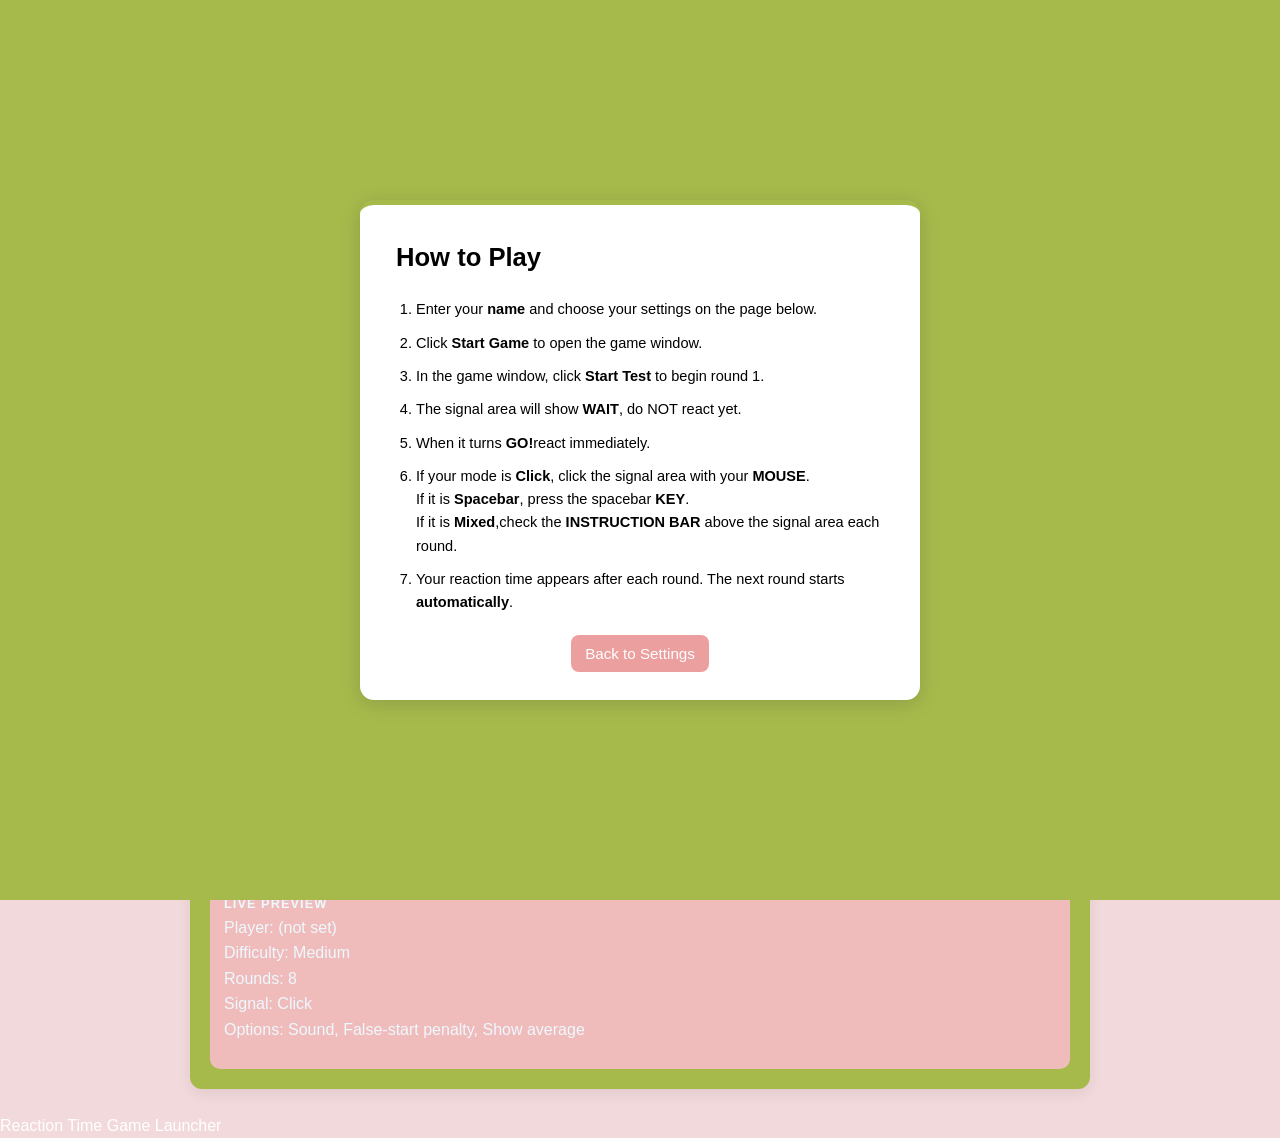
<file: index.html>
<!DOCTYPE html>
<html lang="en">
<head>
    <meta charset="UTF-8" />
    <meta name="viewport" content="width=device-width, initial-scale=1.0" />
    <title>Reaction Time Game</title>
    <link rel="stylesheet" href="styles.css" />
</head>
<body class="launcher-page">

    <!-- 
         Change 4 (relocated): How-to-Play overlay is now on the launcher page (index.html) so players see it before they reach
         the settings form. Dismissing it directs them on the settings page where they must enter their name before they can start the game.
         Previously this overlay appeared inside game.html after the game window had already opened, giving players no chance to configure
         their session first.
     -->
    <div id="howToPlayOverlay" class="overlay" role="dialog" aria-modal="true" aria-labelledby="overlayTitle">
        <div class="overlay-box">
            <div class="overlay-header">
                <h2 id="overlayTitle">How to Play</h2>
            </div>
            <ol class="overlay-steps">
                <li>Enter your <strong>name</strong> and choose your settings on the page below.</li>
                <li>Click <strong>Start Game</strong> to open the game window.</li>
                <li>In the game window, click <strong>Start Test</strong> to begin round 1.</li>
                <li>The signal area will show <strong>WAIT</strong>, do NOT react yet.</li>
                <li>When it turns <strong>GO!</strong>react immediately.</li>
                <li>If your mode is <strong>Click</strong>, click the signal area with your <strong>MOUSE</strong>.<br />
                    If it is <strong>Spacebar</strong>, press the spacebar <strong>KEY</strong>.<br />
                    If it is <strong>Mixed</strong>,check the <strong>INSTRUCTION BAR</strong> above the signal area each round.</li>
                <li>Your reaction time appears after each round. The next round starts <strong>automatically</strong>.</li>
            </ol>
            <button id="overlayStartBtn" class="btn btn-primary btn-lg btn-block">
               Back to Settings
            </button>
        </div>
    </div>
    <!-- End Change 4 overlay -->

    <div class="launcher-container">
        <header class="launcher-header">
            <div class="launcher-header-inner">
                <div>
                    <h1>Reaction Time Game</h1>
                    <p class="launcher-subtitle">Configure your session, then start testing your reflexes.</p>
                </div>
            </div>
        </header>

       <main class="container">
      <section class="card">
        <h2 class="heading">Game Setup</h2>

        <form id="setupForm">
          <div class="form-row">
            <label for="playerName">Player Name</label>
            <input
              type="text"
              id="playerName"
              name="playerName"
              maxlength="20"
              placeholder="Enter player name"
            />
          </div>

          <div class="form-row">
            <label for="difficulty">Difficulty</label>
            <select id="difficulty" name="difficulty">
              <option value="easy">Easy</option>
              <option value="medium" selected>Medium</option>
              <option value="hard">Hard</option>
            </select>
          </div>

          <div class="form-row">
            <label for="roundCount">Number of Rounds</label>
            <select id="roundCount" name="roundCount">
              <option value="5">5 rounds</option>
              <option value="8" selected>8 rounds</option>
              <option value="10">10 rounds</option>
            </select>
          </div>

          <fieldset>
            <legend>Signal Type</legend>

            <label class="option-line">
              <input type="radio" name="signalType" value="click" checked />
              Click Signal
            </label>

            <label class="option-line">
              <input type="radio" name="signalType" value="spacebar" />
              Spacebar Signal
            </label>

            <label class="option-line">
              <input type="radio" name="signalType" value="mixed" />
              Mixed
            </label>
          </fieldset>

          <fieldset>
            <legend>Options</legend>

            <label class="option-line">
              <input type="checkbox" id="soundEnabled" checked />
              Enable sound
            </label>

            <label class="option-line">
              <input type="checkbox" id="falseStartPenalty" checked />
              Penalise false starts
            </label>

            <label class="option-line">
              <input type="checkbox" id="showAverage" checked />
              Show average reaction time
            </label>
          </fieldset>

          <div class="button-row">
            <button type="button" id="openGameBtn">Open Game Window</button>
            <button type="button" id="saveSettingsBtn">Save Settings</button>
            <button type="button" id="loadSettingsBtn">Load Settings</button>
            <button type="button" id="resetSettingsBtn">Reset Settings</button>
            <button type="button" id="instructionsBtn">Instructions</button>
          </div>
        </form>

        <div class="preview-box">
          <h3>Live Preview</h3>
          <p id="previewText">No settings selected yet.</p>
        </div>
      </section>
    </main>

    <footer class="page-footer">
      <p>Reaction Time Game Launcher</p>
    </footer>

    <script src="launcher.js"></script>
  </body>
</html>
</file>
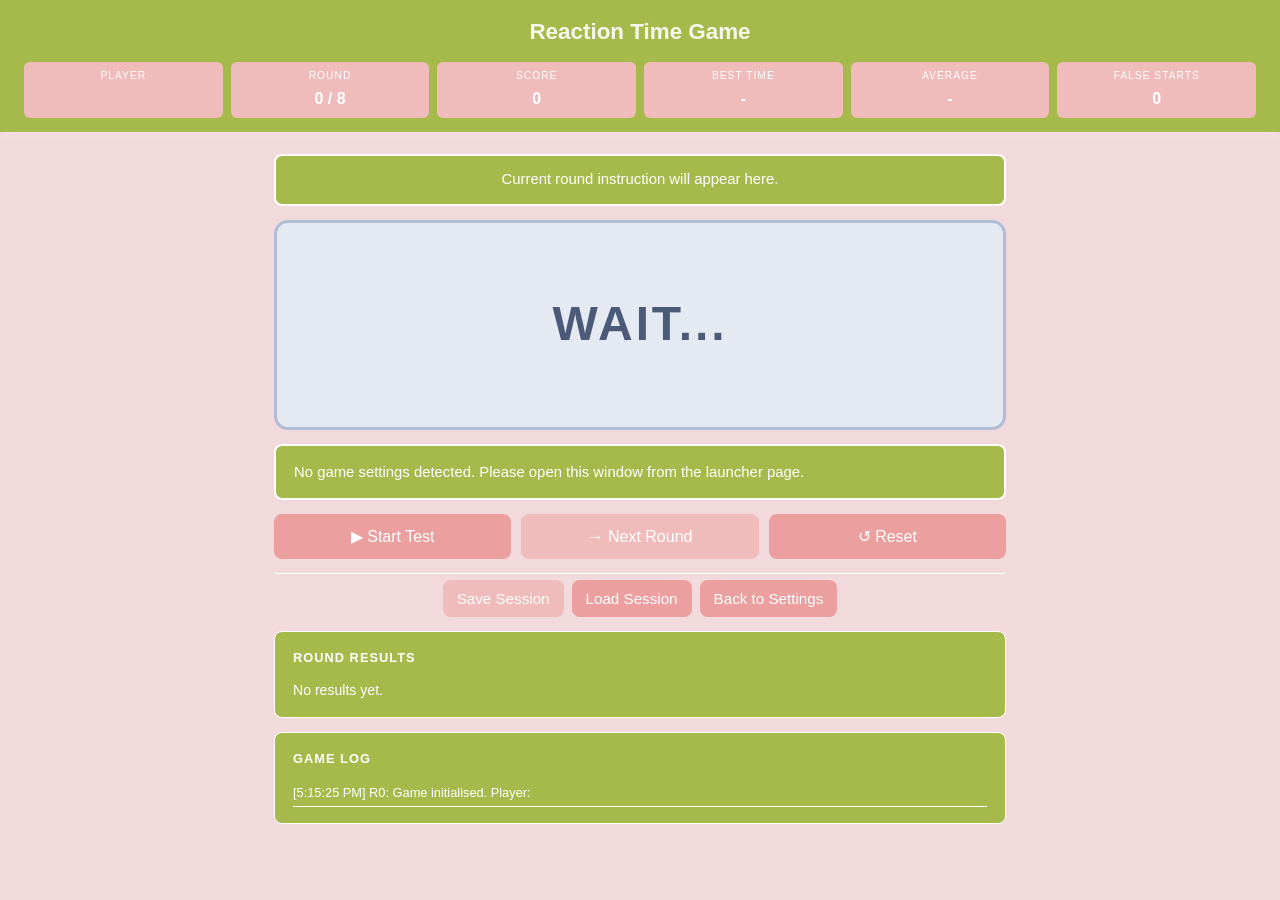
<file: game.html>
<!DOCTYPE html>
<html lang="en">
<head>
    <meta charset="UTF-8" />
    <meta name="viewport" content="width=device-width, initial-scale=1.0" />
    <title>Reaction Time Game</title>
    <link rel="stylesheet" href="styles.css" />
</head>
<body class="game-page">

    <!-- 
         Change 4: The How-to-Play overlay has been REMOVED
         from this page. It now lives on index.html (the launcher) so
         players see it before they configure their settings, not after.
          -->

    <!-- 
         Change 3: In-page Game-Over banner (replaces the alert() dialog)
          -->
    <div id="gameOverBanner" class="game-over-banner hidden" role="alert" aria-live="assertive">
        <div class="game-over-inner">
            <div class="game-over-trophy">&#x1F3C6;</div>
            <h2 class="game-over-title">Game Over!</h2>
            <p id="gameOverSummary" class="game-over-summary"></p>
            <button id="gameOverCloseBtn" class="btn btn-primary btn-lg">&#x25B6; Play Again</button>
        </div>
    </div>
    <!-- End Change 3 banner -->

    <!-- Stats bar -->
    <header class="game-header">
        <div class="game-header-title">
            <span class="game-title-text">Reaction Time Game</span>
        </div>
        <div class="stats-grid">
            <div class="stat-cell">
                <span class="stat-label">Player</span>
                <span class="stat-value" id="displayPlayer">&mdash;</span>
            </div>
            <div class="stat-cell">
                <span class="stat-label">Round</span>
                <span class="stat-value" id="displayRound">0 / 0</span>
            </div>
            <div class="stat-cell">
                <span class="stat-label">Score</span>
                <span class="stat-value" id="displayScore">0</span>
            </div>
            <div class="stat-cell">
                <span class="stat-label">Best Time</span>
                <span class="stat-value" id="displayBestTime">&mdash;</span>
            </div>
            <div class="stat-cell">
                <span class="stat-label">Average</span>
                <span class="stat-value" id="displayAverageTime">&mdash;</span>
            </div>
            <div class="stat-cell">
                <span class="stat-label">False Starts</span>
                <span class="stat-value" id="displayFalseStarts">0</span>
            </div>
        </div>
    </header>

    <main class="game-main">

        <!-- Round instruction bar -->
        <div id="ruleArea" class="rule-area">
            Current round instruction will appear here.
        </div>

        <!-- Signal area -->
        <div id="signalArea" class="signal-area waiting" tabindex="0" aria-live="polite">
            WAIT...
        </div>

        <!-- Message area -->
        <div id="messageArea" class="message-area" aria-live="polite">
            Click <strong>Start Test</strong> when you are ready.
        </div>

        <!-- 
             Change 5: Primary buttons placed directly below the
             signal area so they are always visible without scrolling.
              -->
        <div class="action-bar">
            <button id="startBtn" class="btn btn-primary">&#x25B6; Start Test</button>
            <button id="nextRoundBtn" class="btn btn-success" disabled>&#x2192; Next Round</button>
            <button id="resetBtn" class="btn btn-ghost">&#x21BA; Reset</button>
        </div>
        <!-- End Change 5 -->

        <!-- Secondary controls -->
        <div class="secondary-bar">
            <button id="saveBtn"  class="btn btn-secondary btn-sm">Save Session</button>
            <button id="loadBtn"  class="btn btn-secondary btn-sm">Load Session</button>
            <button id="backBtn"  class="btn btn-ghost btn-sm">Back to Settings</button>
        </div>

        <!-- Per-round results -->
        <section class="results-section">
            <h3 class="results-header">Round Results</h3>
            <pre id="resultsArea" class="results-area">No results yet.</pre>
        </section>

        <!-- Game log -->
        <section class="log-section">
            <h3 class="log-header">Game Log</h3>
            <div id="logArea" class="log-area"></div>
        </section>

    </main>

    <script src="game.js"></script>
</body>
</html>
</file>
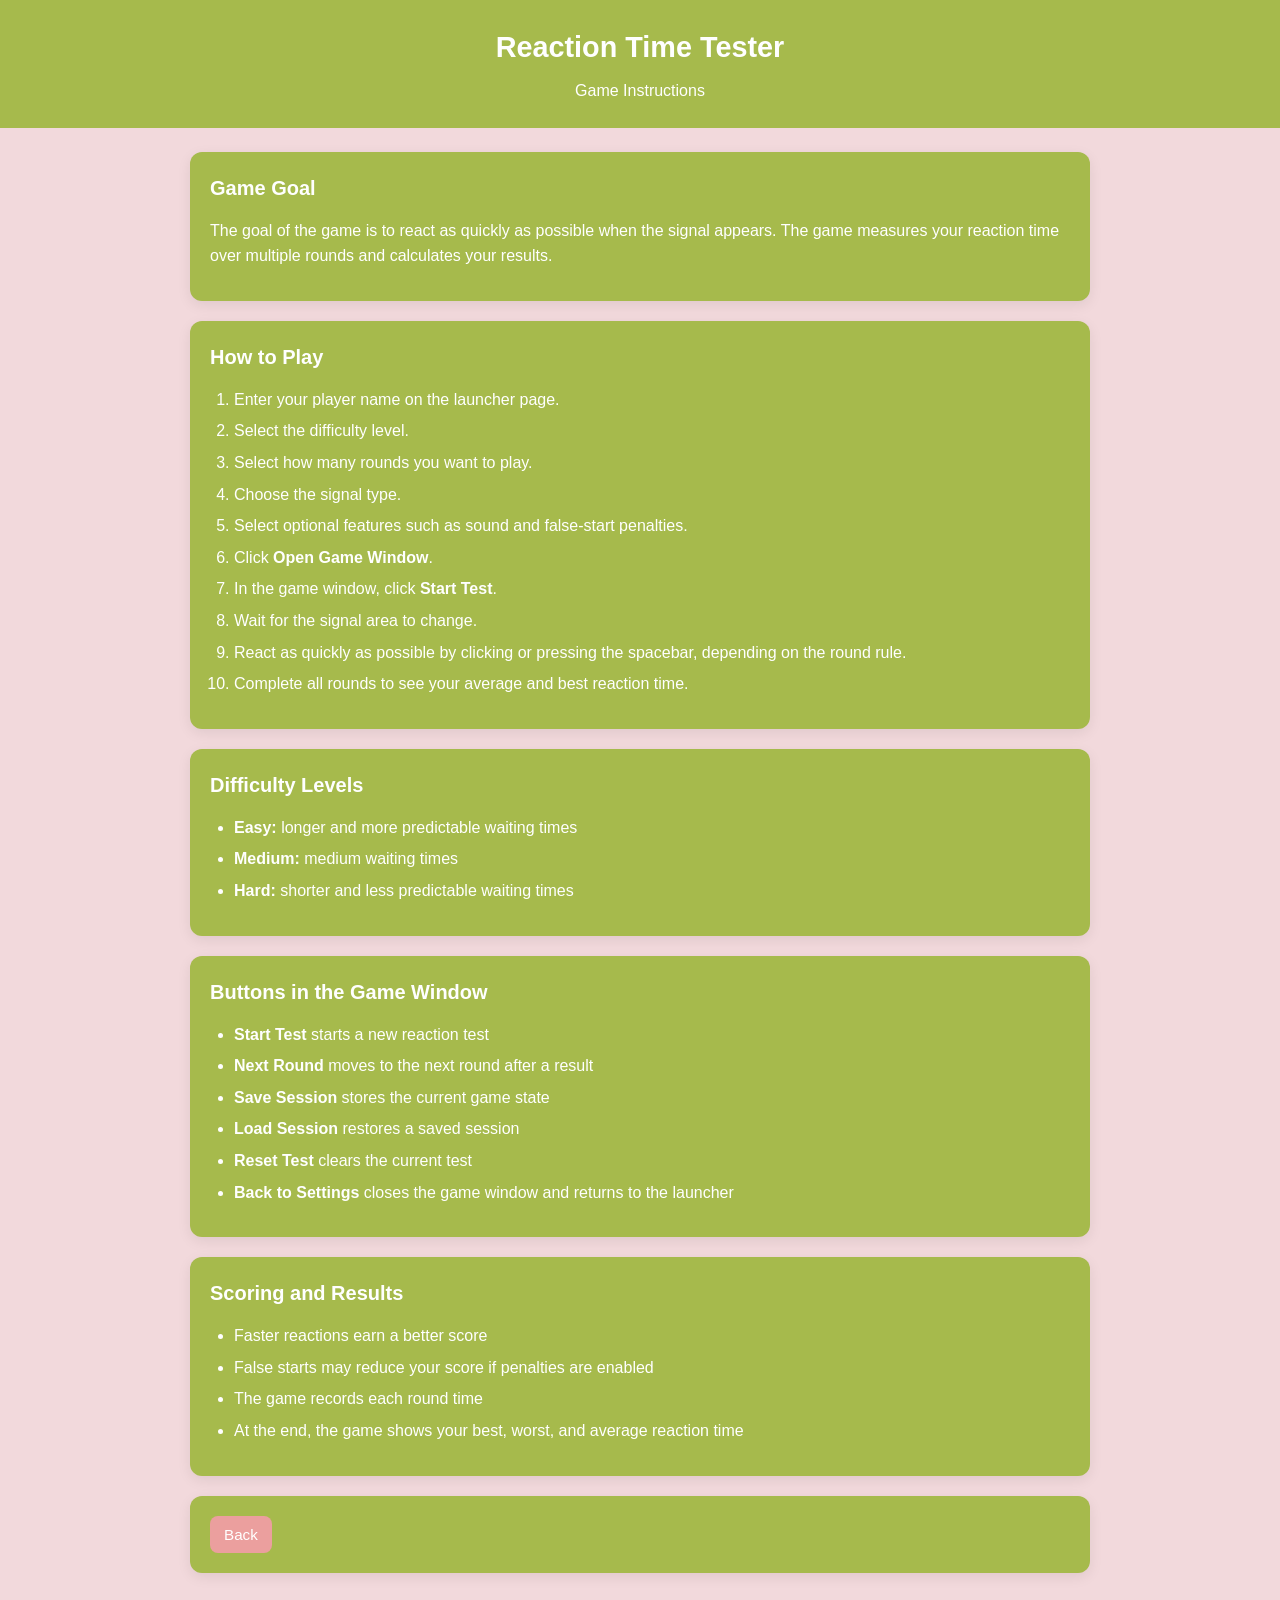
<file: instructions.html>
<!doctype html>
<html lang="en">
  <head>
    <meta charset="UTF-8" />
    <meta name="viewport" content="width=device-width, initial-scale=1.0" />
    <title>Reaction Time Tester Instructions</title>
    <link rel="stylesheet" href="styles.css" />
  </head>
  <body>
    <header class="page-header">
      <h1>Reaction Time Tester</h1>
      <p>Game Instructions</p>
    </header>

    <main class="container">
      <section class="card">
        <h2>Game Goal</h2>
        <p>
          The goal of the game is to react as quickly as possible when the
          signal appears. The game measures your reaction time over multiple
          rounds and calculates your results.
        </p>
      </section>

      <section class="card">
        <h2>How to Play</h2>
        <ol>
          <li>Enter your player name on the launcher page.</li>
          <li>Select the difficulty level.</li>
          <li>Select how many rounds you want to play.</li>
          <li>Choose the signal type.</li>
          <li>
            Select optional features such as sound and false-start penalties.
          </li>
          <li>Click <strong>Open Game Window</strong>.</li>
          <li>In the game window, click <strong>Start Test</strong>.</li>
          <li>Wait for the signal area to change.</li>
          <li>
            React as quickly as possible by clicking or pressing the spacebar,
            depending on the round rule.
          </li>
          <li>
            Complete all rounds to see your average and best reaction time.
          </li>
        </ol>
      </section>

      <section class="card">
        <h2>Difficulty Levels</h2>
        <ul>
          <li>
            <strong>Easy:</strong> longer and more predictable waiting times
          </li>
          <li><strong>Medium:</strong> medium waiting times</li>
          <li>
            <strong>Hard:</strong> shorter and less predictable waiting times
          </li>
        </ul>
      </section>

      <section class="card">
        <h2>Buttons in the Game Window</h2>
        <ul>
          <li><strong>Start Test</strong> starts a new reaction test</li>
          <li>
            <strong>Next Round</strong> moves to the next round after a result
          </li>
          <li><strong>Save Session</strong> stores the current game state</li>
          <li><strong>Load Session</strong> restores a saved session</li>
          <li><strong>Reset Test</strong> clears the current test</li>
          <li>
            <strong>Back to Settings</strong> closes the game window and returns
            to the launcher
          </li>
        </ul>
      </section>

      <section class="card">
        <h2>Scoring and Results</h2>
        <ul>
          <li>Faster reactions earn a better score</li>
          <li>False starts may reduce your score if penalties are enabled</li>
          <li>The game records each round time</li>
          <li>
            At the end, the game shows your best, worst, and average reaction
            time
          </li>
        </ul>
      </section>

      <section class="card">
        <div class="button-row">
          <button type="button" id="backToLauncherBtn">
            Back
          </button>
        </div>
      </section>
    </main>

    <footer class="page-footer">
      <p>Reaction Time Tester Instructions</p>
    </footer>

    <script>
      document.getElementById("backToLauncherBtn").addEventListener("click", function() {
        window.location.href = "index.html";
      });
    </script>
  </body>
</html>
</file>
<file: styles.css>
*, *::before, *::after { box-sizing: border-box; margin: 0; padding: 0; }

:root {
    /* Signal state colours */
    --wait-bg:        #e4e9f2;
    --wait-text:      #4a5a78;
    --wait-border:    #b0bdd6;

    --go-bg:          #c8f5d8;  
    --go-text:        #0a5c2e;   
    --go-border:      #2ecc71; 
    --go-glow:        rgba(46, 204, 113, 0.25);

    --result-bg:      #c6deff;   
    --result-text:    #0c2d6b;  
    --result-border:  #3498db;   
    --result-glow:    rgba(52, 152, 219, 0.25);

    --false-bg:       #ffd5d5;  
    --false-text:     #6b0d0d;   
    --false-border:   #e74c3c;  

    /* Semantic */
    --clr-primary:    var(--navy);
    --clr-primary-h:  var(--navy-mid);
    --clr-success:    #0a5c2e;
    --clr-success-h:  #084a24;
    --clr-danger:     #9b1c1c;
    --clr-warning:    #78350f;

    --radius:    8px;
    --radius-lg: 14px;
    --shadow:    0 2px 10px rgba(18, 39, 79, 0.10);
    --shadow-md: 0 4px 20px rgba(18, 39, 79, 0.15);
    --shadow-lg: 0 12px 40px rgba(18, 39, 79, 0.22);

    font-family: system-ui, -apple-system, "Segoe UI", Arial, sans-serif;
    font-size: 16px;
    line-height: 1.6;
}

body { 
    min-height: 100vh; 
}
h1 { 
    font-size: 1.8rem; 
    font-weight: 700; 
}
h2 { 
    font-size: 1.25rem; 
    font-weight: 600; 
}
h3 { font-size: 0.8rem; 
    font-weight: 600; 
    color: var(--clr-text-soft);
     text-transform: uppercase; 
     letter-spacing: 0.08em; 
    }
a  { 
    color: var(--navy-light); 
}

/* Buttons */
.button-row {
    display: flex;
    flex-wrap: wrap;
    gap: 10px;
}

button {
    padding: 10px 14px;
    border: none;
    border-radius: 8px;
    background-color: #EB9F9E;
    color: white;
    cursor: pointer;
    font-size: 0.95rem;
    text-decoration: none;
    align-items: center;
}

button:hover {
    background-color: #efbcbb;
}

button:disabled {
    background-color: #efbcbb;
    cursor: not-allowed;
}

/* index page
    */
* {
    box-sizing: border-box;
}

body {
    margin: 0;
    font-family: Arial, Helvetica, sans-serif;
    background-color: #F2D9DC;
    color: #ffffff;
}

.heading {
    text-align: center;
}

.page-header, 
.launcher-header {
    text-align: center;
    background-color: #A6BA4C;
    color: white;
    padding: 24px 16px;
}

.page-header h1, 
.launcher-header h1 {
    margin: 0 0 8px 0;
}

.page-header p, 
.launcher-header p {
    margin: 0;
}

.container {
    width: min(900px, 95%);
    margin: 24px auto;
}

.game-window-wrap {
    width: min(1000px, 96%);
    margin: 20px auto;
}

.card {
    background-color: #A6BA4C;
    border-radius: 12px;
    padding: 20px;
    margin-bottom: 20px;
    box-shadow: 0 4px 14px rgba(0, 0, 0, 0.08);
}

.card h2 {
    margin-bottom: 14px;
}

.card p {
    margin-bottom: 12px;
}

.card ul, .card ol {
    padding-left: 24px;
    margin-bottom: 12px;
}

.card li {
    margin-bottom: 6px;
}

.form-row {
    display: grid;
    gap: 8px;
    margin-bottom: 14px;
}

.form-row input,
.form-row select {
    padding: 10px;
    border: 1px solid #cfd8e3;
    border-radius: 8px;
    font-size: 1rem;
}

fieldset {
    border: 1px solid #cfd8e3;
    border-radius: 10px;
    margin-bottom: 16px;
    padding: 14px;
}

legend {
    font-weight: bold;
    padding: 0 6px;
}

.option-line {
    display: block;
    margin-bottom: 8px;
}

.preview-box {
    margin-top: 18px;
    background-color: #efbcbb;
    border-radius: 10px;
    padding: 14px;
    color: #eef8ff;
}

/* GAME PAGE*/
.game-page { 
    display: flex; 
    flex-direction: column; 
    min-height: 100vh;
}

/* Game header */
.game-header {
    background: #A6BA4C;
    color: #fff; padding: 14px 24px; flex-shrink: 0;
    box-shadow: 0 2px 8px rgba(255, 255, 255, 0.25);
}

.game-header-title {
    display: flex; 
    justify-content: center;
    align-items: center; 
    gap: 8px;
    margin-bottom: 12px;
}

.header-icon-sm { 
    font-size: 1.3rem; 
}

.game-title-text { 
    font-size: 1.4rem; 
    font-weight: 700; 
    color: rgba(255,255,255,0.9);
}

.stats-grid {
    display: grid; 
    grid-template-columns: 
    repeat(6, 1fr);
    gap: 8px; 
    text-align: center;
}
@media (max-width: 680px) { .stats-grid { grid-template-columns: repeat(3, 1fr); } }
@media (max-width: 380px) { .stats-grid { grid-template-columns: repeat(2, 1fr); } }

.stat-cell { 
    display: flex; 
    flex-direction: column; 
    gap: 2px;
    background: #efbcbb; 
    border-radius: 6px; 
    padding: 6px 4px; 
}
.stat-label { 
    font-size: 0.64rem; 
    text-transform: uppercase; 
    letter-spacing: 0.1em;
    color: rgb(255, 255, 255); 
}
.stat-value { 
    font-size: 1rem; 
    font-weight: 700; 
    color: #fff; }

/* Game main layout */
.game-main {
    flex: 1; 
    display: flex; 
    flex-direction: column; 
    gap: 14px;
    padding: 22px 24px 48px; 
    max-width: 780px; 
    margin: 0 auto; 
    width: 100%;
}

/* Round rule bar */
.rule-area {
    background: #A6BA4C; 
    border: 2px solid #ffffff;
    border-radius: var(--radius); 
    padding: 12px 18px;
    font-size: 0.93rem; 
    color: #ffffff; 
    text-align: center;
    min-height: 46px; 
    font-weight: 500;
}

/* Signal area */
.signal-area {
    border-radius: var(--radius-lg);
    display: flex; 
    align-items: center; 
    justify-content: center;
    font-size: 3rem;
    font-weight: 900; 
    letter-spacing: 0.06em;
    cursor: pointer; 
    user-select: none; 
    min-height: 210px;
    transition: background 0.15s, color 0.15s, border-color 0.15s, box-shadow 0.15s;
    border: 3px solid transparent;
}
.signal-area.waiting {
    background: var(--wait-bg); 
    color: var(--wait-text);
    border-color: var(--wait-border);
}
.signal-area.ready {
    background: var(--go-bg); color: var(--go-text);
    border-color: var(--go-border);
    box-shadow: 0 0 0 6px var(--go-glow), var(--shadow);
    animation: pulseGo 0.6s ease-out;
}
@keyframes pulseGo {
    0%   { box-shadow: 0 0 0 0   var(--go-glow), var(--shadow); }
    60%  { box-shadow: 0 0 0 12px var(--go-glow), var(--shadow); }
    100% { box-shadow: 0 0 0 6px var(--go-glow), var(--shadow); }
}
.signal-area.result {
    background: var(--result-bg); color: var(--result-text);
    border-color: var(--result-border);
    box-shadow: 0 0 0 4px var(--result-glow), var(--shadow);
}
.signal-area.false-start {
    background: var(--false-bg); 
    color: var(--false-text);
    border-color: var(--false-border);
}

/* Message area */
.message-area {
    background: #A6BA4C; 
    border: 2px solid #ffffff;
    border-radius: var(--radius); 
    padding: 14px 18px;
    font-size: 0.93rem; 
    color: rgb(255, 255, 255);
    white-space: pre-line; 
    min-height: 56px; 
    line-height: 1.65;
}

/* Change 5 Action bar below signal */
.action-bar {
    display: flex; 
    gap: 10px; 
    flex-wrap: wrap;
}
.action-bar .btn {
    flex: 1; 
    min-width: 130px; 
    padding: 13px 16px; 
    font-size: 1rem;
}

/* Secondary buttons */
.secondary-bar {
    display: flex; 
    gap: 8px; 
    flex-wrap: wrap;
    justify-content: center;
    padding-top: 6px;
    border-top: 1px solid rgb(255, 255, 255);
}

/* Results & log */
.results-section, .log-section {
    background: #A6BA4C; 
    border: 1px solid rgb(255, 255, 255);
    border-radius: var(--radius); 
    padding: 16px 18px;
}
.results-header{
    color: white;
}
.results-section h3, .log-section h3 { 
    margin-bottom: 10px; 
}
.results-area { 
    font-family: inherit; 
    font-size: 0.88rem;
    color: rgb(255, 255, 255); 
    white-space: pre-line; 
}
.log-header{
    color: white;
}
.log-area { 
    display: flex; 
    flex-direction: column; 
    gap: 3px;
    max-height: 200px; 
    overflow-y: auto;
}
.log-entry { 
    font-size: 0.8rem; 
    color: var(--clr-text-soft);
    padding: 3px 0; 
    border-bottom: 1px solid rgb(255, 255, 255);
    color: white; 
}

/* Change 4 : How-to-Play overlay (now on index.html / launcher page) */
.overlay {
    position: fixed; inset: 0; z-index: 9000;
    background: #A6BA4C;
    display: flex; 
    align-items: center; 
    justify-content: center;
    padding: 20px;
    backdrop-filter: blur(2px);
}
.overlay.hidden { display: none; }

.overlay-box {
    background: white;
    border-radius: var(--radius-lg);
    border-top: 5px solid #A6BA4C;
    padding: 32px 36px 28px;
    max-width: 560px; width: 100%;
    box-shadow: 0 4px 20px rgba(14, 14, 41, 0.15);
    animation: overlayIn 0.22s ease-out;
}
@keyframes overlayIn {
    from { transform: translateY(16px) scale(0.97); opacity: 0; }
    to   { transform: translateY(0)    scale(1);    opacity: 1; }
}
.overlay-header {
    display: flex; 
    align-items: center; 
    gap: 14px; 
    margin-bottom: 20px;
}
.overlay-lightning { 
    font-size: 2.2rem; 
}
.overlay-header h2 { 
    font-size: 1.6rem; 
    color: rgb(0, 0, 0) }

.overlay-steps {
    padding-left: 20px; 
    display: flex; 
    flex-direction: column; 
    gap: 10px;
    font-size: 0.91rem; 
    color: black; 
    margin-bottom: 18px;
}
.overlay-steps li { 
    line-height: 1.6; 
}

#overlayStartBtn {
    display: block;
    margin: 20px auto 0;
}

/* Change 3 : Game-Over banner */
.game-over-banner {
    position: fixed; inset: 0; z-index: 8000;
    background:#A6BA4C;
    display: flex; 
    align-items: center; 
    justify-content: center;
    padding: 20px;
    backdrop-filter: blur(2px);
}
.game-over-banner.hidden { 
    display: none; 
}

.game-over-inner {
    background: white;
    border-radius: var(--radius-lg);
    border-top: 5px solid var(--go-border);
    padding: 36px 40px 32px;
    max-width: 480px; 
    width: 100%; 
    text-align: center;
    box-shadow: var(--shadow-lg);
    animation: popIn 0.25s cubic-bezier(0.34, 1.56, 0.64, 1);
}
@keyframes popIn {
    from { transform: scale(0.8);  opacity: 0; }
    to   { transform: scale(1);    opacity: 1; }
}
.game-over-trophy { 
    font-size: 3.8rem; 
    margin-bottom: 10px; 
}
.game-over-title  {
    font-size: 2.1rem; 
    font-weight: 900; 
    color: rgb(0, 0, 0);
    margin-bottom: 18px; 
    letter-spacing: 0.02em;
}
.game-over-summary {
    font-size: 0.93rem;
    color: rgb(0, 0, 0);
    white-space: pre-line; 
    text-align: left;
    background: var(--clr-bg); 
    border-radius: var(--radius);
    border: 1px solid rgb(255, 255, 255);
    padding: 14px 18px; margin-bottom: 26px; line-height: 1.85;
}
</file>
